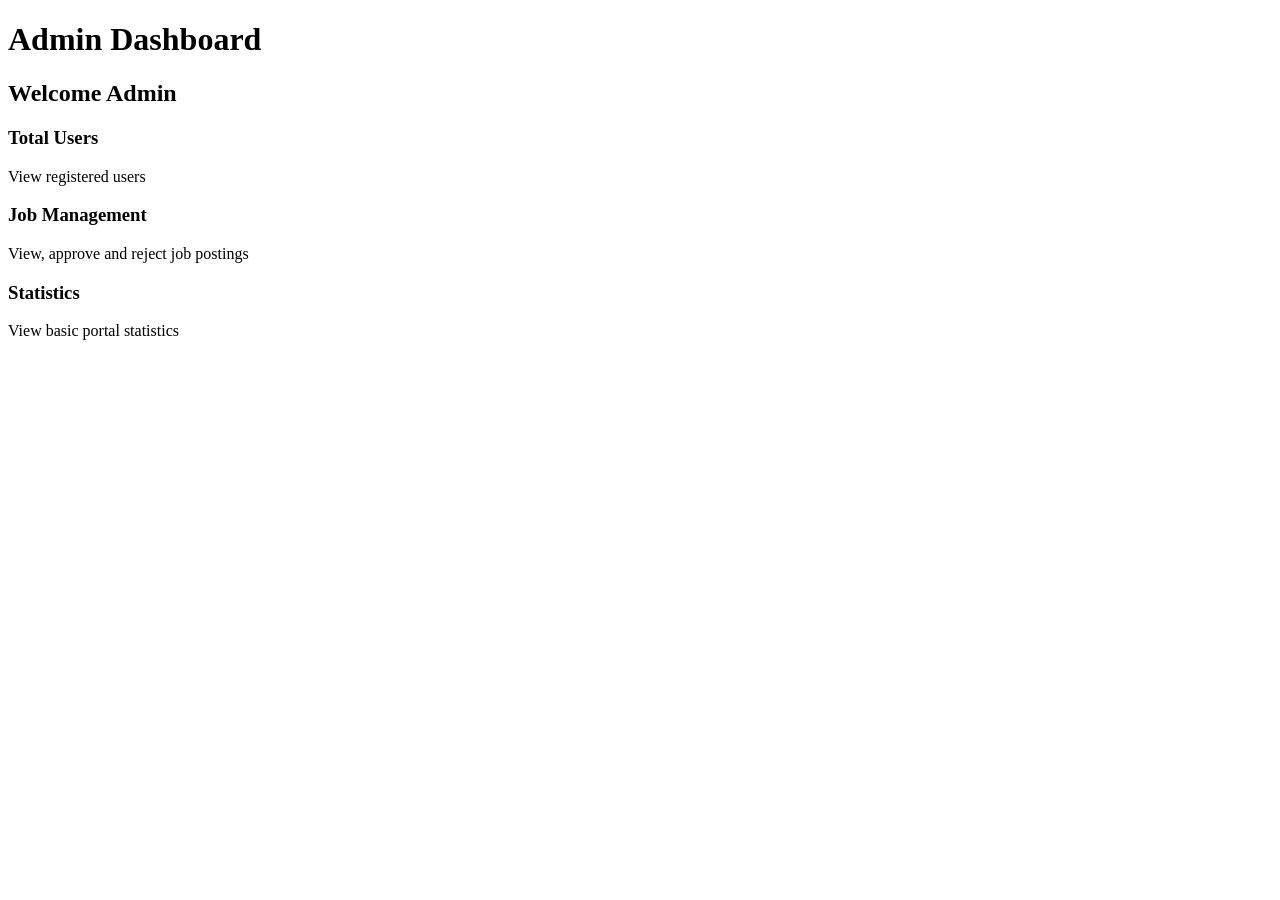
<file: web/pages/admin-dashboard.html>
<!DOCTYPE html>
<html>
<head>
    <meta charset="UTF-8">
    <title>Admin Dashboard</title>
</head>
<body>

    <h1>Admin Dashboard</h1>

    <h2>Welcome Admin</h2>

    <div>
        <h3>Total Users</h3>
        <p>View registered users</p>
    </div>

    <div>
        <h3>Job Management</h3>
        <p>View, approve and reject job postings</p>
    </div>

    <div>
        <h3>Statistics</h3>
        <p>View basic portal statistics</p>
    </div>

</body>
</html>
</file>
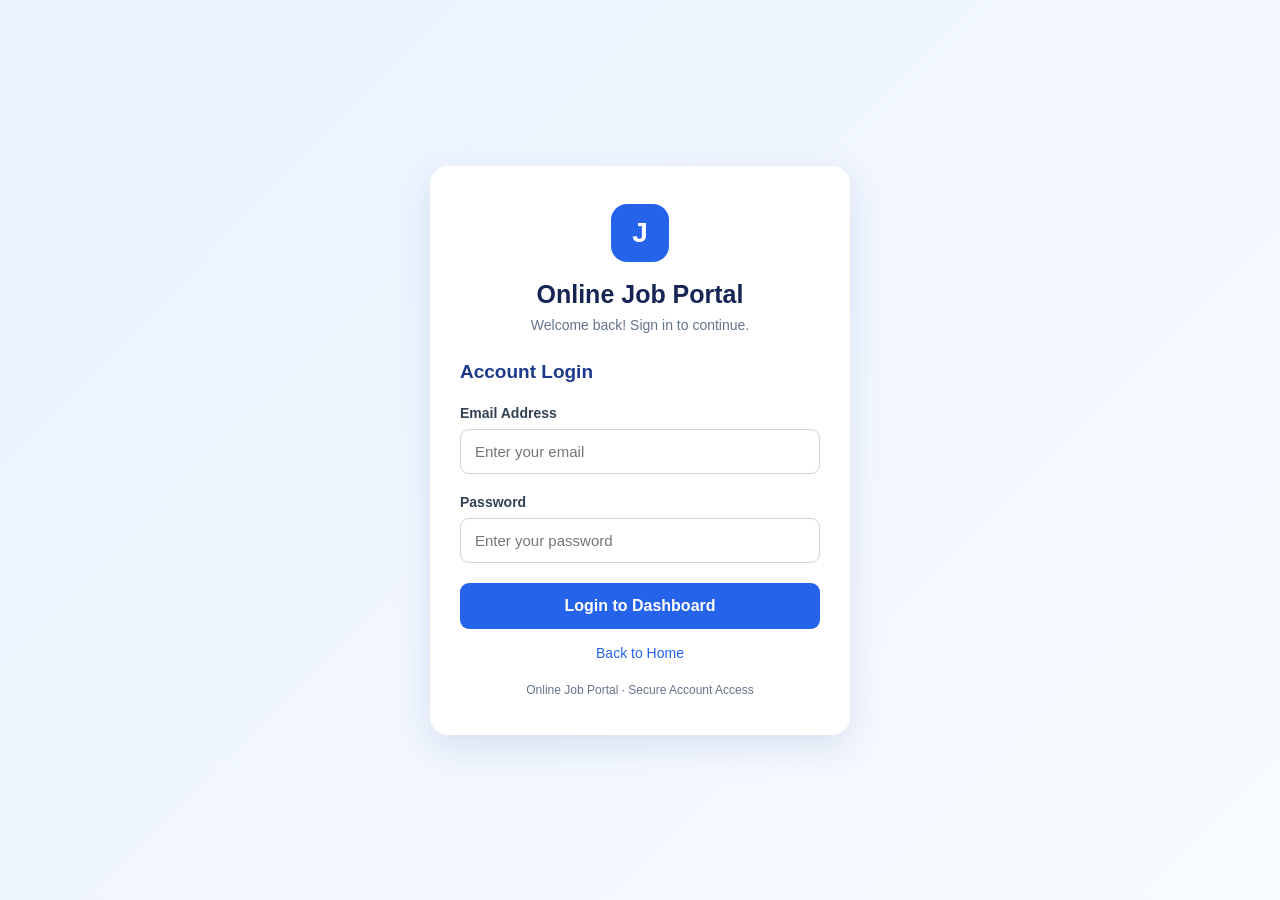
<file: web/pages/login.html>
<!DOCTYPE html>
<html lang="en">
<head>
    <meta charset="UTF-8">
    <meta name="viewport" content="width=device-width, initial-scale=1.0">
    <title>Account Login | Online Job Portal</title>

    <style>
        * {
            margin: 0;
            padding: 0;
            box-sizing: border-box;
        }

        body {
            font-family: Arial, sans-serif;
            min-height: 100vh;
            display: flex;
            justify-content: center;
            align-items: center;
            padding: 20px;
            background: linear-gradient(135deg, #eaf2ff, #f8fbff);
        }

        .login-card {
            width: 100%;
            max-width: 420px;
            padding: 38px 30px;
            background: white;
            border-radius: 18px;
            box-shadow: 0 12px 35px rgba(30, 64, 120, 0.12);
            animation: appear 0.6s ease;
        }

        .logo {
            width: 58px;
            height: 58px;
            margin: 0 auto 18px;
            display: flex;
            justify-content: center;
            align-items: center;
            border-radius: 16px;
            background: #2563eb;
            color: white;
            font-size: 28px;
            font-weight: bold;
        }

        h1 {
            color: #172554;
            text-align: center;
            font-size: 25px;
            margin-bottom: 8px;
        }

        .subtitle {
            text-align: center;
            color: #64748b;
            font-size: 14px;
            margin-bottom: 28px;
        }

        h2 {
            color: #1e3a8a;
            font-size: 19px;
            margin-bottom: 22px;
        }

        label {
            display: block;
            margin-bottom: 8px;
            color: #334155;
            font-size: 14px;
            font-weight: 600;
        }

        input {
            width: 100%;
            padding: 13px 14px;
            margin-bottom: 20px;
            border: 1px solid #cbd5e1;
            border-radius: 9px;
            outline: none;
            font-size: 15px;
            transition: border-color 0.25s, box-shadow 0.25s;
        }

        input:focus {
            border-color: #2563eb;
            box-shadow: 0 0 0 3px rgba(37, 99, 235, 0.12);
        }

        button {
            width: 100%;
            padding: 14px;
            border: none;
            border-radius: 9px;
            background: #2563eb;
            color: white;
            font-size: 16px;
            font-weight: bold;
            cursor: pointer;
            transition: background 0.25s, transform 0.25s;
        }

        button:hover {
            background: #1d4ed8;
            transform: translateY(-2px);
        }

        button:active {
            transform: scale(0.98);
        }

        .footer-text {
            text-align: center;
            margin-top: 22px;
            color: #64748b;
            font-size: 12px;
        }

        .back-link {
            display: block;
            text-align: center;
            margin-top: 16px;
            color: #2563eb;
            font-size: 14px;
            text-decoration: none;
        }

        .back-link:hover {
            text-decoration: underline;
        }

        @keyframes appear {
            from {
                opacity: 0;
                transform: translateY(15px);
            }
            to {
                opacity: 1;
                transform: translateY(0);
            }
        }

        @media (max-width: 480px) {
            .login-card {
                padding: 30px 22px;
            }

            h1 {
                font-size: 22px;
            }
        }

        @media (prefers-reduced-motion: reduce) {
            *,
            *::before,
            *::after {
                animation-duration: 0.01ms !important;
                transition-duration: 0.01ms !important;
            }
        }
    </style>
</head>

<body>
    <main class="login-card">
        <div class="logo">J</div>

        <h1>Online Job Portal</h1>
        <p class="subtitle">Welcome back! Sign in to continue.</p>

        <h2>Account Login</h2>

        <form action="../login" method="post">
            <label for="email">Email Address</label>
            <input
                type="email"
                id="email"
                name="email"
                placeholder="Enter your email"
                autocomplete="username"
                required
            >

            <label for="password">Password</label>
            <input
                type="password"
                id="password"
                name="password"
                placeholder="Enter your password"
                autocomplete="current-password"
                required
            >

            <button type="submit">Login to Dashboard</button>
        </form>

        <a class="back-link" href="../index.html">Back to Home</a>

        <p class="footer-text">
            Online Job Portal · Secure Account Access
        </p>
    </main>
</body>
</html>
</file>
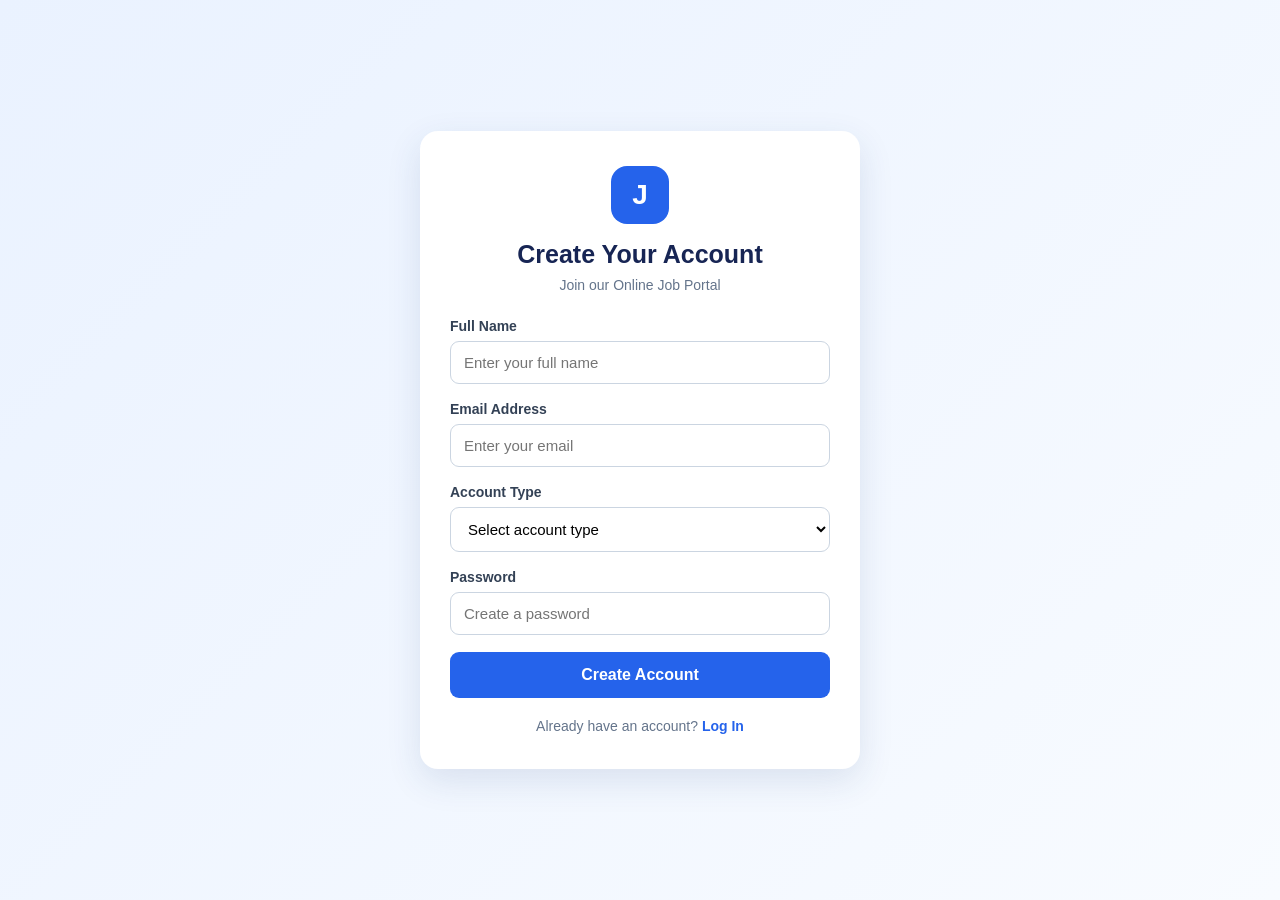
<file: web/pages/signup.html>
<!DOCTYPE html>
<html lang="en">
<head>
    <meta charset="UTF-8">
    <meta name="viewport" content="width=device-width, initial-scale=1.0">
    <title>Sign Up | Online Job Portal</title>

    <style>
        * {
            margin: 0;
            padding: 0;
            box-sizing: border-box;
        }

        body {
            font-family: Arial, sans-serif;
            min-height: 100vh;
            display: flex;
            justify-content: center;
            align-items: center;
            padding: 20px;
            background: linear-gradient(135deg, #eaf2ff, #f8fbff);
        }

        .signup-card {
            width: 100%;
            max-width: 440px;
            padding: 35px 30px;
            background: white;
            border-radius: 18px;
            box-shadow: 0 12px 35px rgba(30, 64, 120, 0.12);
            animation: appear 0.6s ease;
        }

        .logo {
            width: 58px;
            height: 58px;
            margin: 0 auto 16px;
            display: flex;
            justify-content: center;
            align-items: center;
            border-radius: 16px;
            background: #2563eb;
            color: white;
            font-size: 28px;
            font-weight: bold;
        }

        h1 {
            color: #172554;
            text-align: center;
            font-size: 25px;
            margin-bottom: 8px;
        }

        .subtitle {
            text-align: center;
            color: #64748b;
            font-size: 14px;
            margin-bottom: 25px;
        }

        label {
            display: block;
            margin-bottom: 7px;
            color: #334155;
            font-size: 14px;
            font-weight: 600;
        }

        input, select {
            width: 100%;
            padding: 12px 13px;
            margin-bottom: 17px;
            border: 1px solid #cbd5e1;
            border-radius: 9px;
            background: white;
            font-size: 15px;
            outline: none;
            transition: border-color 0.25s, box-shadow 0.25s;
        }

        input:focus, select:focus {
            border-color: #2563eb;
            box-shadow: 0 0 0 3px rgba(37, 99, 235, 0.12);
        }

        button {
            width: 100%;
            padding: 14px;
            border: none;
            border-radius: 9px;
            background: #2563eb;
            color: white;
            font-size: 16px;
            font-weight: bold;
            cursor: pointer;
            transition: background 0.25s, transform 0.25s;
        }

        button:hover {
            background: #1d4ed8;
            transform: translateY(-2px);
        }

        .login-link {
            margin-top: 20px;
            text-align: center;
            color: #64748b;
            font-size: 14px;
        }

        .login-link a {
            color: #2563eb;
            text-decoration: none;
            font-weight: bold;
        }

        .login-link a:hover {
            text-decoration: underline;
        }

        @keyframes appear {
            from {
                opacity: 0;
                transform: translateY(15px);
            }
            to {
                opacity: 1;
                transform: translateY(0);
            }
        }

        @media (max-width: 480px) {
            .signup-card {
                padding: 28px 21px;
            }

            h1 {
                font-size: 22px;
            }
        }

        @media (prefers-reduced-motion: reduce) {
            *, *::before, *::after {
                animation-duration: 0.01ms !important;
                transition-duration: 0.01ms !important;
            }
        }
    </style>
</head>

<body>
    <main class="signup-card">
        <div class="logo">J</div>

        <h1>Create Your Account</h1>
        <p class="subtitle">Join our Online Job Portal</p>

        <form id="signup-form" action="../register" method="POST">
            <label for="fullname">Full Name</label>
            <input
                type="text"
                id="fullname"
               name="name"
                placeholder="Enter your full name"
                autocomplete="name"
                required
            >

            <label for="email">Email Address</label>
            <input
                type="email"
                id="email"
                name="email"
                placeholder="Enter your email"
                autocomplete="email"
                required
            >

            <label for="role">Account Type</label>
            <select id="role" name="role" required>
                <option value="">Select account type</option>
                <option value="jobseeker">Job Seeker</option>
                <option value="employer">Employer</option>
            </select>

            <label for="password">Password</label>
            <input
                type="password"
                id="password"
                name="password"
                placeholder="Create a password"
                autocomplete="new-password"
                minlength="8"
                required
            >

            <button type="submit">Create Account</button>
        </form>

        <p class="login-link">
            Already have an account?
            <a href="login.html">Log In</a>
        </p>
    </main>

    
<script>
    document.getElementById("signup-form").addEventListener("submit", function (event) {
        const password = document.getElementById("password");
        const email = document.getElementById("email");

        if (!password.value.trim() || !email.value.trim()) {
            event.preventDefault();
            alert("Please enter your email and password.");
        }
    });
</script>

</body>
</html>
</file>
